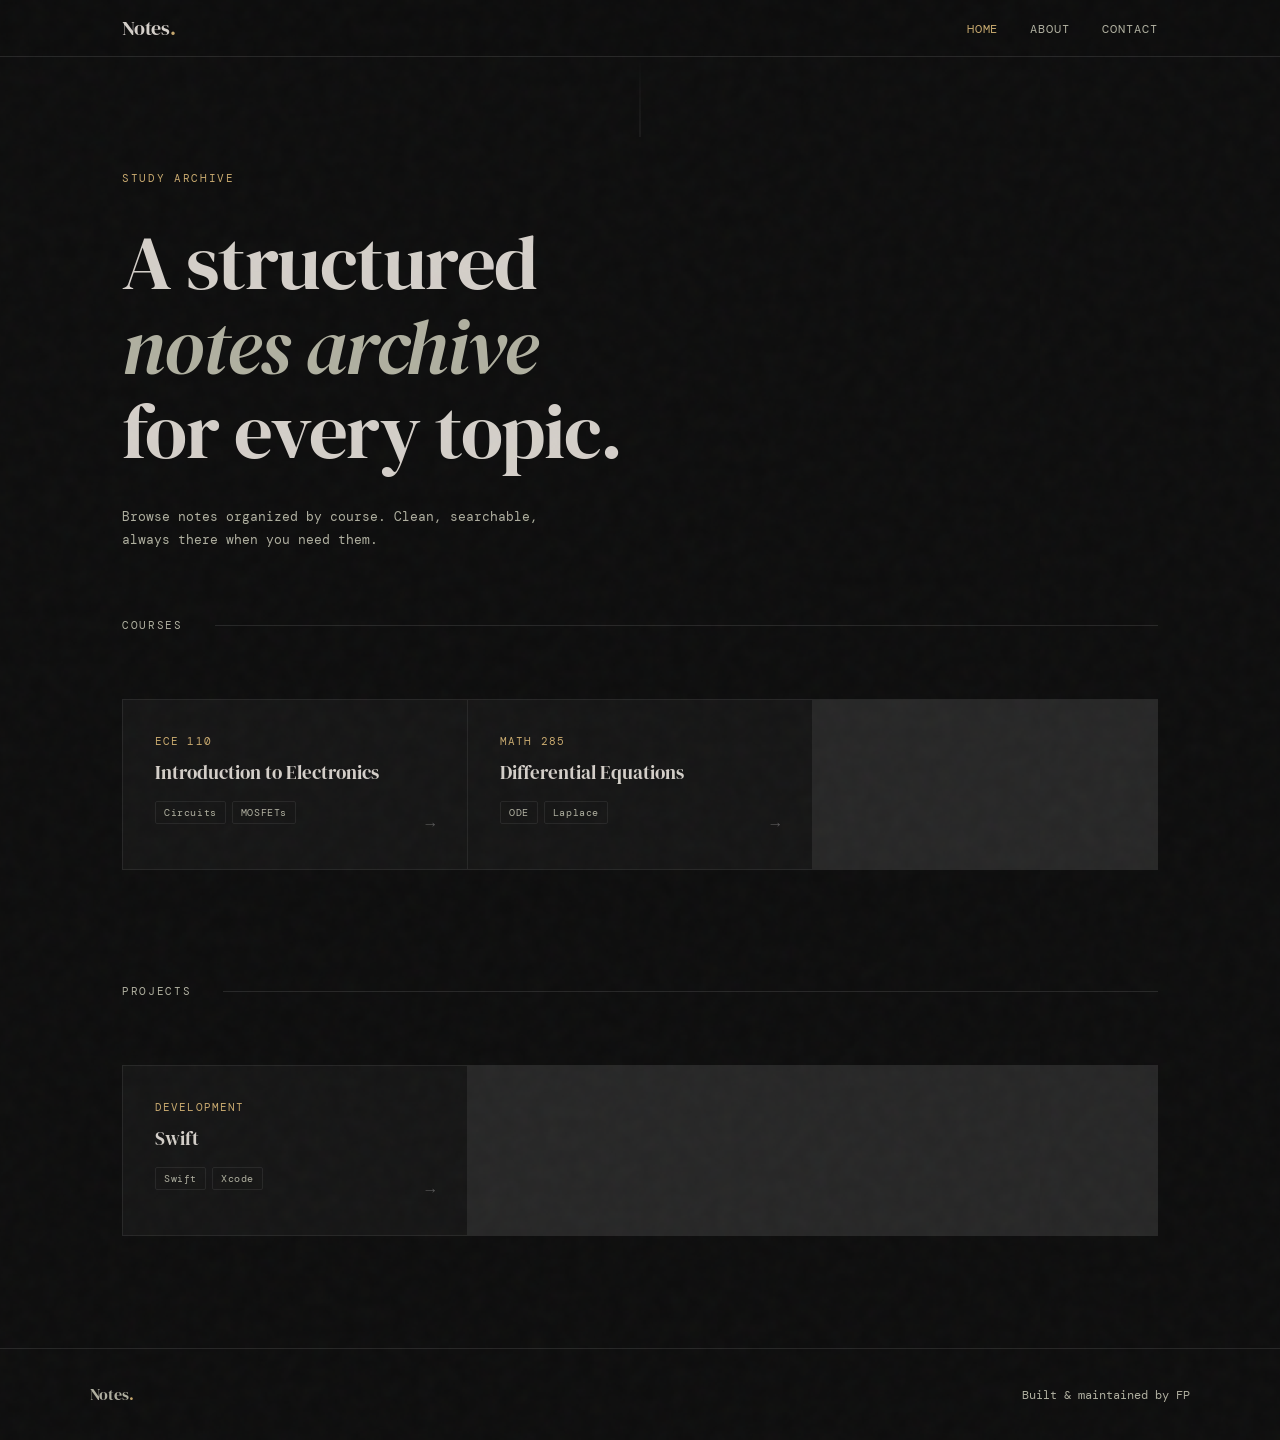
<file: index.html>
<!DOCTYPE html>
<html lang="en">
<head>
  <meta charset="UTF-8" />
  <meta name="viewport" content="width=device-width, initial-scale=1.0" />
  <title>Study Notes</title>
  <link rel="stylesheet" href="css/style.css" />
  <link rel="stylesheet" href="css/responsive.css" />
  <link rel="preconnect" href="https://fonts.googleapis.com" />
  <link href="https://fonts.googleapis.com/css2?family=DM+Serif+Display:ital@0;1&family=DM+Mono:wght@300;400;500&display=swap" rel="stylesheet" />
</head>
<body>

  <div class="grain"></div>

  <header class="site-header">
    <nav class="nav">
      <a href="index.html" class="nav-logo">Notes<span class="accent">.</span></a>
      <ul class="nav-links">
        <li><a href="index.html" class="active">Home</a></li>
        <li><a href="about.html">About</a></li>
        <li><a href="contact.html">Contact</a></li>
      </ul>
    </nav>
  </header>

  <main>
    <section class="hero">
      <div class="hero-label">Study Archive</div>
      <h1 class="hero-title">A structured<br /><em>notes archive</em><br />for every topic.</h1>
      <p class="hero-sub">Browse notes organized by course. Clean, searchable, always there when you need them.</p>
    </section>

    <section class="courses" id="courses">
      <div class="section-header">
        <span class="section-label">Courses</span>
        <div class="divider-line"></div>
      </div>

      <div class="course-grid">

        <a href="notes/ece110/index.html" class="course-card">
          <div class="course-code">ECE 110</div>
          <div class="course-name">Introduction to Electronics</div>
          <div class="course-meta">
            <span class="tag">Circuits</span>
            <span class="tag">MOSFETs</span>
          </div>
          <div class="course-arrow">→</div>
        </a>
        

        <a href="notes/math285/index.html" class="course-card">
          <div class="course-code">MATH 285</div>
          <div class="course-name">Differential Equations</div>
          <div class="course-meta">
            <span class="tag">ODE</span>
            <span class="tag">Laplace</span>
          </div>
          <div class="course-arrow">→</div>
        </a>

        <!-- Add more cards here following the same pattern -->

      </div>
    </section>

    <section class="courses" id="projects">
      <div class="section-header">
        <span class="section-label">Projects</span>
        <div class="divider-line"></div>
      </div>

      <div class="course-grid">

        <a href="notes/projects/swift/index.html" class="course-card">
          <div class="course-code">DEVELOPMENT</div>
          <div class="course-name">Swift</div>
          <div class="course-meta">
            <span class="tag">Swift</span>
            <span class="tag">Xcode</span>
          </div>
          <div class="course-arrow">→</div>
        </a>

      </div>
    </section>
  </main>

  <footer class="site-footer">
    <div class="footer-inner">
      <span class="footer-logo">Notes<span class="accent">.</span></span>
      <span class="footer-copy">Built & maintained by FP</span>
    </div>
  </footer>

  <script src="js/script.js"></script>
</body>
</html>
</file>
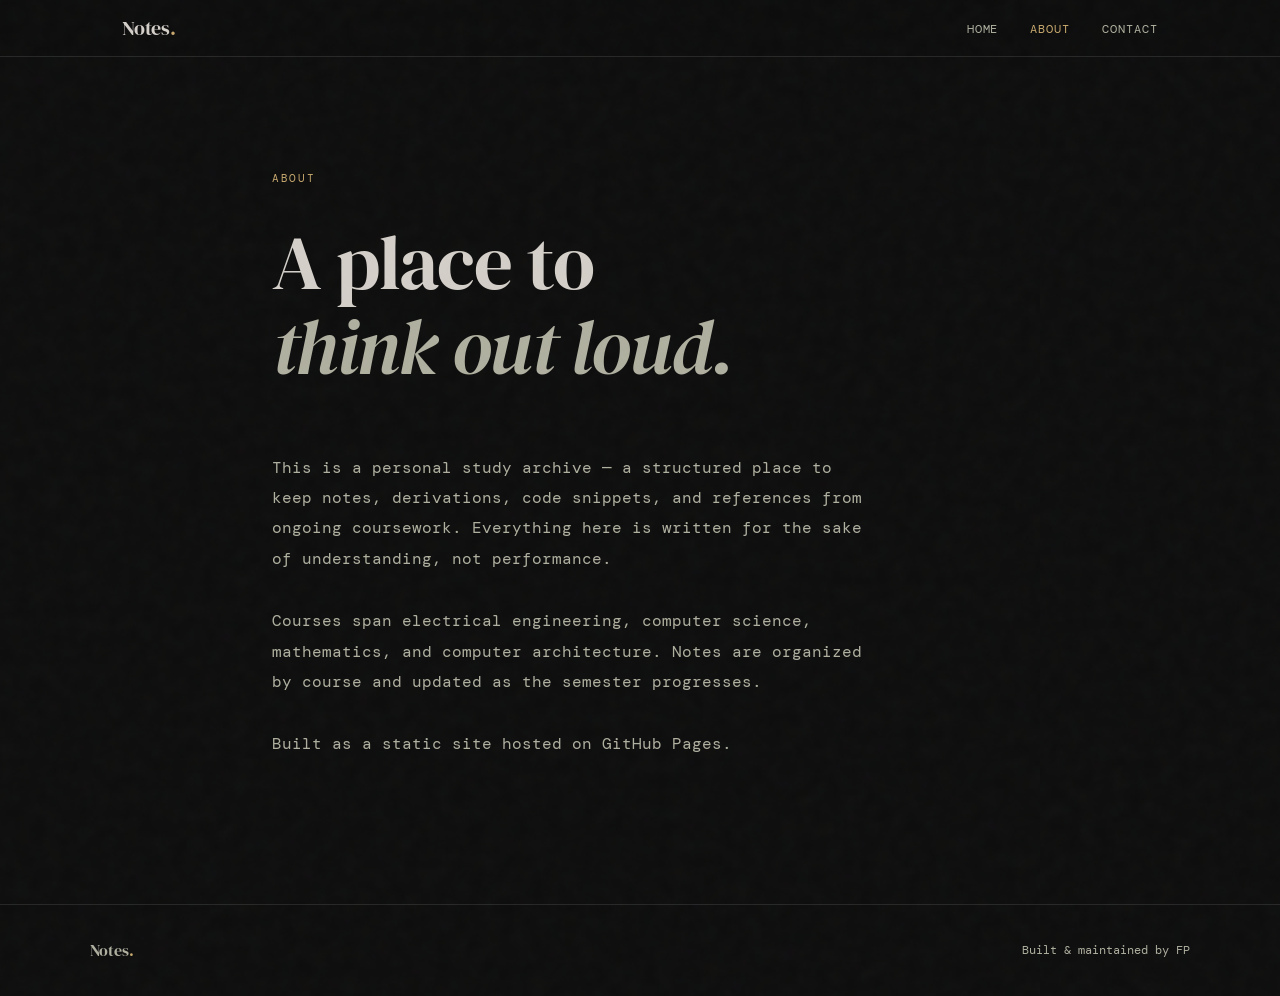
<file: about.html>
<!DOCTYPE html>
<html lang="en">
<head>
  <meta charset="UTF-8" />
  <meta name="viewport" content="width=device-width, initial-scale=1.0" />
  <title>About — Study Notes</title>
  <link rel="stylesheet" href="css/style.css" />
  <link rel="stylesheet" href="css/responsive.css" />
  <link rel="preconnect" href="https://fonts.googleapis.com" />
  <link href="https://fonts.googleapis.com/css2?family=DM+Serif+Display:ital@0;1&family=DM+Mono:wght@300;400;500&display=swap" rel="stylesheet" />
</head>
<body>

  <div class="grain"></div>

  <header class="site-header">
    <nav class="nav">
      <a href="index.html" class="nav-logo">Notes<span class="accent">.</span></a>
      <ul class="nav-links">
        <li><a href="index.html">Home</a></li>
        <li><a href="about.html" class="active">About</a></li>
        <li><a href="contact.html">Contact</a></li>
      </ul>
    </nav>
  </header>

  <main>
    <section class="page-hero">
      <div class="hero-label">About</div>
      <h1 class="hero-title">A place to<br /><em>think out loud.</em></h1>
    </section>

    <div class="page-body">
      <p>
        This is a personal study archive — a structured place to keep notes, derivations, 
        code snippets, and references from ongoing coursework. 
        Everything here is written for the sake of understanding, not performance.
      </p>
      <p>
        Courses span electrical engineering, computer science, mathematics, and computer architecture.
        Notes are organized by course and updated as the semester progresses.
      </p>
      <p>
        Built as a static site hosted on GitHub Pages.
      </p>
    </div>
  </main>

  <footer class="site-footer">
    <div class="footer-inner">
      <span class="footer-logo">Notes<span class="accent">.</span></span>
      <span class="footer-copy">Built & maintained by FP</span>
    </div>
  </footer>

  <script src="js/script.js"></script>
</body>
</html>
</file>
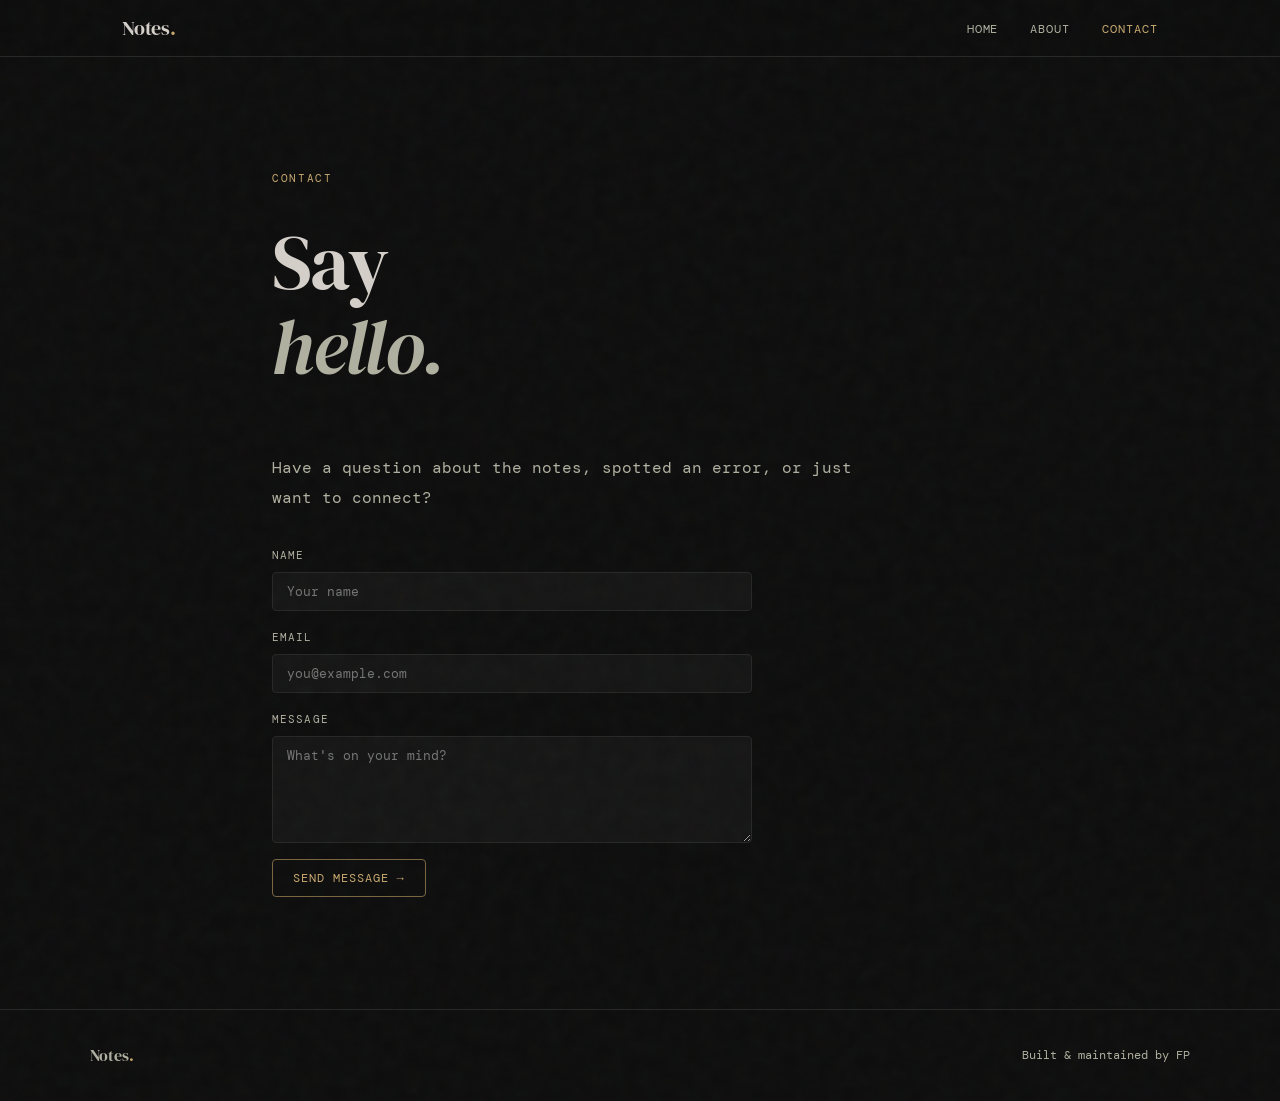
<file: contact.html>
<!DOCTYPE html>
<html lang="en">
<head>
  <meta charset="UTF-8" />
  <meta name="viewport" content="width=device-width, initial-scale=1.0" />
  <title>Contact — Study Notes</title>
  <link rel="stylesheet" href="css/style.css" />
  <link rel="stylesheet" href="css/responsive.css" />
  <link rel="preconnect" href="https://fonts.googleapis.com" />
  <link href="https://fonts.googleapis.com/css2?family=DM+Serif+Display:ital@0;1&family=DM+Mono:wght@300;400;500&display=swap" rel="stylesheet" />
</head>
<body>

  <div class="grain"></div>

  <header class="site-header">
    <nav class="nav">
      <a href="index.html" class="nav-logo">Notes<span class="accent">.</span></a>
      <ul class="nav-links">
        <li><a href="index.html">Home</a></li>
        <li><a href="about.html">About</a></li>
        <li><a href="contact.html" class="active">Contact</a></li>
      </ul>
    </nav>
  </header>

  <main>
    <section class="page-hero">
      <div class="hero-label">Contact</div>
      <h1 class="hero-title">Say<br /><em>hello.</em></h1>
    </section>

    <div class="page-body">
      <p>Have a question about the notes, spotted an error, or just want to connect?</p>

      <!-- 
        For a static site, you can use a form service like Formspree.
        Replace the action URL with your own Formspree endpoint:
        <form action="https://formspree.io/f/YOUR_ID" method="POST">
      -->
      <form class="contact-form" action="https://formspree.io/f/YOUR_FORM_ID" method="POST">
        <div class="form-group">
          <label for="name">Name</label>
          <input type="text" id="name" name="name" placeholder="Your name" required />
        </div>
        <div class="form-group">
          <label for="email">Email</label>
          <input type="email" id="email" name="email" placeholder="you@example.com" required />
        </div>
        <div class="form-group">
          <label for="message">Message</label>
          <textarea id="message" name="message" rows="5" placeholder="What's on your mind?" required></textarea>
        </div>
        <button type="submit" class="btn">Send message →</button>
      </form>
    </div>
  </main>

  <footer class="site-footer">
    <div class="footer-inner">
      <span class="footer-logo">Notes<span class="accent">.</span></span>
      <span class="footer-copy">Built & maintained by FP</span>
    </div>
  </footer>

  <script src="js/script.js"></script>
</body>
</html>
</file>
<file: css/style.css>
/* ─────────────────────────────────────────
   TOKENS & RESET
───────────────────────────────────────── */
:root {
  --bg:        #0e0e0e;
  --surface:   #161616;
  --border:    #272727;
  --muted:     #555555;
  --text:      #d4cfc9;
  --text-dim:  #b0b0a0;
  --accent:    #c8a96e;       /* warm gold – single accent */
  --accent-dim:#7a6540;

  --ff-display: 'DM Serif Display', Georgia, serif;
  --ff-mono:    'DM Mono', 'Courier New', monospace;

  --space-xs:  0.5rem;
  --space-sm:  1rem;
  --space-md:  2rem;
  --space-lg:  4rem;
  --space-xl:  7rem;

  --radius:    4px;
  --transition: 220ms cubic-bezier(0.25, 0.46, 0.45, 0.94);
}

*, *::before, *::after { box-sizing: border-box; margin: 0; padding: 0; }

html { scroll-behavior: smooth; }

body {
  background-color: var(--bg);
  color: var(--text);
  font-family: var(--ff-mono);
  font-size: 16px;
  line-height: 1.7;
  min-height: 100vh;
  overflow-x: hidden;
}

a { color: inherit; text-decoration: none; }
ul { list-style: none; }

/* ─────────────────────────────────────────
   GRAIN OVERLAY
───────────────────────────────────────── */
.grain {
  pointer-events: none;
  position: fixed;
  inset: -200%;
  width: 400%;
  height: 400%;
  background-image: url("data:image/svg+xml,%3Csvg viewBox='0 0 256 256' xmlns='http://www.w3.org/2000/svg'%3E%3Cfilter id='noise'%3E%3CfeTurbulence type='fractalNoise' baseFrequency='0.9' numOctaves='4' stitchTiles='stitch'/%3E%3C/filter%3E%3Crect width='100%25' height='100%25' filter='url(%23noise)' opacity='1'/%3E%3C/svg%3E");
  opacity: 0.028;
  z-index: 999;
}

/* ─────────────────────────────────────────
   HEADER & NAV
───────────────────────────────────────── */
.site-header {
  position: sticky;
  top: 0;
  z-index: 100;
  border-bottom: 1px solid var(--border);
  background: rgba(14,14,14,0.88);
  backdrop-filter: blur(12px);
  -webkit-backdrop-filter: blur(12px);
}

.nav {
  max-width: 1100px;
  margin: 0 auto;
  padding: 0 var(--space-md);
  height: 56px;
  display: flex;
  align-items: center;
  justify-content: space-between;
}

.nav-logo {
  font-family: var(--ff-display);
  font-size: 1.25rem;
  letter-spacing: -0.01em;
  color: var(--text);
  transition: opacity var(--transition);
}
.nav-logo:hover { opacity: 0.7; }

.nav-links {
  display: flex;
  gap: var(--space-md);
}
.nav-links a {
  font-size: 12px;
  letter-spacing: 0.08em;
  text-transform: uppercase;
  color: var(--text-dim);
  transition: color var(--transition);
}
.nav-links a:hover,
.nav-links a.active { color: var(--text); }
.nav-links a.active { color: var(--accent); }

.accent { color: var(--accent); }

/* ─────────────────────────────────────────
   HERO
───────────────────────────────────────── */
.hero {
  max-width: 1100px;
  margin: 0 auto;
  padding: var(--space-xl) var(--space-md) var(--space-lg);
  position: relative;
}

.hero::before {
  content: '';
  position: absolute;
  top: 0; left: 50%;
  transform: translateX(-50%);
  width: 1px;
  height: 80px;
  background: linear-gradient(to bottom, transparent, var(--border));
}

.hero-label {
  font-size: 11px;
  letter-spacing: 0.15em;
  text-transform: uppercase;
  color: var(--accent);
  margin-bottom: var(--space-md);
  animation: fadeUp 0.6s ease both;
}

.hero-title {
  font-family: var(--ff-display);
  font-size: clamp(2.6rem, 6vw, 4.8rem);
  font-weight: 400;
  line-height: 1.1;
  letter-spacing: -0.02em;
  color: var(--text);
  max-width: 700px;
  animation: fadeUp 0.6s 0.1s ease both;
}

.hero-title em {
  font-style: italic;
  color: var(--text-dim);
}

.hero-sub {
  margin-top: var(--space-md);
  color: var(--text-dim);
  max-width: 420px;
  font-size: 13px;
  line-height: 1.8;
  animation: fadeUp 0.6s 0.2s ease both;
}

/* ─────────────────────────────────────────
   COURSES SECTION
───────────────────────────────────────── */
.courses {
  max-width: 1100px;
  margin: 0 auto;
  padding: 0 var(--space-md) var(--space-xl);
}

.section-header {
  display: flex;
  align-items: center;
  gap: var(--space-md);
  margin-bottom: var(--space-lg);
}

.section-label {
  font-size: 11px;
  letter-spacing: 0.15em;
  text-transform: uppercase;
  color: var(--text-dim);
  white-space: nowrap;
}

.divider-line {
  flex: 1;
  height: 1px;
  background: var(--border);
}

.course-grid {
  display: grid;
  grid-template-columns: repeat(auto-fill, minmax(260px, 1fr));
  gap: 1px;
  background: var(--border);
  border: 1px solid var(--border);
}

.course-card {
  background: var(--surface);
  padding: var(--space-md) var(--space-md) calc(var(--space-md) * 1.4);
  display: flex;
  flex-direction: column;
  gap: var(--space-xs);
  position: relative;
  transition: background var(--transition);
  cursor: pointer;
  overflow: hidden;
}

.course-card::after {
  content: '';
  position: absolute;
  bottom: 0; left: 0;
  width: 100%; height: 2px;
  background: var(--accent);
  transform: scaleX(0);
  transform-origin: left;
  transition: transform var(--transition);
}

.course-card:hover { background: #1c1c1c; }
.course-card:hover::after { transform: scaleX(1); }

.course-code {
  font-size: 11px;
  letter-spacing: 0.1em;
  color: var(--accent);
  text-transform: uppercase;
}

.course-name {
  font-family: var(--ff-display);
  font-size: 1.2rem;
  font-weight: 400;
  line-height: 1.3;
  color: var(--text);
  margin-top: 2px;
}

.course-meta {
  display: flex;
  flex-wrap: wrap;
  gap: 6px;
  margin-top: var(--space-xs);
}

.tag {
  font-size: 10px;
  letter-spacing: 0.06em;
  color: var(--text-dim);
  border: 1px solid var(--border);
  padding: 2px 8px;
  border-radius: 2px;
}

.course-arrow {
  position: absolute;
  bottom: var(--space-md);
  right: var(--space-md);
  font-size: 1rem;
  color: var(--muted);
  transition: color var(--transition), transform var(--transition);
}
.course-card:hover .course-arrow {
  color: var(--accent);
  transform: translateX(4px);
}

/* ─────────────────────────────────────────
   NOTES PAGE LAYOUT  (notes/index.html)
───────────────────────────────────────── */
.notes-hero {
  max-width: 1100px;
  margin: 0 auto;
  padding: var(--space-lg) var(--space-md) var(--space-md);
  border-bottom: 1px solid var(--border);
}

.back-link {
  font-size: 11px;
  letter-spacing: 0.1em;
  text-transform: uppercase;
  color: var(--text-dim);
  display: inline-flex;
  align-items: center;
  gap: 6px;
  margin-bottom: var(--space-md);
  transition: color var(--transition);
}
.back-link:hover { color: var(--accent); }

.notes-layout {
  max-width: 1100px;
  margin: 0 auto;
  padding: var(--space-lg) var(--space-md);
  display: grid;
  grid-template-columns: 220px 1fr;
  gap: var(--space-lg);
  align-items: start;
}

.notes-sidebar {
  position: sticky;
  top: 72px;
}

.sidebar-title {
  font-size: 11px;
  letter-spacing: 0.12em;
  text-transform: uppercase;
  color: var(--text-dim);
  margin-bottom: var(--space-sm);
}

.sidebar-nav {
  display: flex;
  flex-direction: column;
  gap: 2px;
}

.sidebar-nav a {
  font-size: 13px;
  color: var(--text-dim);
  padding: 6px 10px;
  border-left: 2px solid transparent;
  transition: color var(--transition), border-color var(--transition);
}
.sidebar-nav a:hover { color: var(--text); border-color: var(--border); }
.sidebar-nav a.active { color: var(--accent); border-color: var(--accent); }

.sidebar-nav a.h2-link {
  font-size: 12px;
  padding-left: 20px;
  color: var(--muted);
  border-left: none;
}
.sidebar-nav a.h2-link:hover { color: var(--text-dim); }
.sidebar-nav a.h2-link.active { color: var(--accent); }

.notes-content h1 {
  font-family: var(--ff-display);
  font-size: 2.2rem;
  font-weight: 400;
  line-height: 1.2;
  margin-bottom: var(--space-md);
}

.notes-content h2 {
  font-family: 'DM Serif Display', Georgia, serif;
  font-size: clamp(1.3rem, 3vw, 1.8rem);
  font-weight: 400;
  color: var(--text);
  margin: 1.75rem 0 0.7rem;
  padding-bottom: 0.2rem;
  border-bottom: 1px solid var(--border);
  scroll-margin-top: 100px; /* Add scroll margin for sticky header */
}

.notes-content h3 {
  font-size: 12px;
  letter-spacing: 0.1em;
  text-transform: uppercase;
  color: var(--accent);
  margin: var(--space-md) 0 var(--space-xs);
}

.notes-content p {
  color: var(--text-dim);
  margin-bottom: var(--space-sm);
  max-width: 70ch;
  line-height: 2.0;
}

.notes-content blockquote {
  border-left: 3px solid var(--accent);
  padding: 0.8rem 1rem;
  margin: var(--space-md) 0;
  color: var(--text-dim);
  background: rgba(255, 255, 255, 0.04);
  font-style: italic;
}

.notes-content blockquote p {
  margin: 0;
}

.notes-content table,
.md-section table {
  width: 100%;
  border-collapse: collapse;
  margin: var(--space-md) 0;
  overflow: auto;
}

.notes-content th,
.notes-content td,
.md-section th,
.md-section td {
  border: 1px solid var(--border);
  padding: 0.6rem 0.8rem;
  text-align: left;
  color: var(--text-dim);
}

.notes-content th,
.md-section th {
  background: rgba(255, 255, 255, 0.06);
  color: var(--text);
}

.notes-content code {
  background: #1e1e1e;
  border: 1px solid var(--border);
  padding: 2px 6px;
  border-radius: 3px;
  font-size: 12px;
  color: var(--accent);
}

.notes-content pre {
  background: #141414;
  border: 1px solid var(--border);
  padding: var(--space-md);
  border-radius: var(--radius);
  overflow-x: auto;
  margin: var(--space-sm) 0 var(--space-md);
}

.notes-content pre code {
  background: none;
  border: none;
  padding: 0;
  color: var(--text);
}

.notes-content ul {
  list-style: none;
  padding: 0;
  margin-bottom: var(--space-sm);
}

.notes-content ol {
  list-style: none;
  counter-reset: markdown-ol;
  padding-left: 1.2rem;
  margin-bottom: var(--space-sm);
}

.notes-content ul li,
.notes-content ol li {
  position: relative;
  padding-left: 1.4rem;
  color: var(--text-dim);
  margin-bottom: 4px;
}

.notes-content ul li::before {
  content: '—';
  position: absolute;
  left: 0;
  color: var(--muted);
}

.notes-content ol li::before {
  counter-increment: markdown-ol;
  content: counter(markdown-ol) '.';
  position: absolute;
  left: 0;
  color: var(--muted);
}

/* Markdown rendered content */
.md-section {
  margin-bottom: var(--space-lg);
  font-family: Georgia, 'Times New Roman', serif;
  color: var(--text);
  scroll-margin-top: 100px; /* Add scroll margin for sticky header */
}
.md-section ol {
  counter-reset: markdown-ol;
  padding-left: 1.2rem;
}
.md-section ul li,
.md-section ol li {
  position: relative;
  padding-left: 1.4rem;
  color: var(--text-dim);
  margin-bottom: 4px;
}
.md-section ul li::before {
  content: '—';
  position: absolute;
  left: 0;
  color: var(--muted);
}
.md-section ol li::before {
  counter-increment: markdown-ol;
  content: counter(markdown-ol) '.';
  position: absolute;
  left: 0;
  color: var(--muted);
}
.md-section pre { background: #141414; border: 1px solid var(--border); padding: var(--space-md); border-radius: var(--radius); overflow-x: auto; margin: var(--space-sm) 0; }
.md-section code { background: #1e1e1e; border: 1px solid var(--border); padding: 2px 6px; border-radius: 3px; font-size: 12px; color: var(--accent); }
.md-section pre code { background: none; border: none; padding: 0; color: var(--text); }

/* ─────────────────────────────────────────
   ABOUT & CONTACT PAGES
───────────────────────────────────────── */
.page-hero {
  max-width: 800px;
  margin: 0 auto;
  padding: var(--space-xl) var(--space-md) var(--space-lg);
}

.page-body {
  max-width: 800px;
  margin: 0 auto;
  padding: 0 var(--space-md) var(--space-xl);
  color: var(--text-dim);
  line-height: 1.9;
}

.page-body p { margin-bottom: var(--space-md); max-width: 60ch; }
.page-body a { color: var(--accent); border-bottom: 1px solid var(--accent-dim); transition: border-color var(--transition); }
.page-body a:hover { border-color: var(--accent); }

/* contact form */
.contact-form {
  display: flex;
  flex-direction: column;
  gap: var(--space-sm);
  margin-top: var(--space-md);
  max-width: 480px;
}

.form-group {
  display: flex;
  flex-direction: column;
  gap: 6px;
}

.form-group label {
  font-size: 11px;
  letter-spacing: 0.1em;
  text-transform: uppercase;
  color: var(--text-dim);
}

.form-group input,
.form-group textarea {
  background: var(--surface);
  border: 1px solid var(--border);
  color: var(--text);
  font-family: var(--ff-mono);
  font-size: 13px;
  padding: 10px 14px;
  border-radius: var(--radius);
  outline: none;
  transition: border-color var(--transition);
  resize: vertical;
}
.form-group input:focus,
.form-group textarea:focus { border-color: var(--accent-dim); }

.btn {
  display: inline-flex;
  align-items: center;
  gap: 8px;
  background: transparent;
  border: 1px solid var(--accent-dim);
  color: var(--accent);
  font-family: var(--ff-mono);
  font-size: 12px;
  letter-spacing: 0.08em;
  text-transform: uppercase;
  padding: 10px 20px;
  cursor: pointer;
  border-radius: var(--radius);
  transition: background var(--transition), border-color var(--transition);
  align-self: flex-start;
}
.btn:hover { background: rgba(200,169,110,0.06); border-color: var(--accent); }

/* ─────────────────────────────────────────
   FOOTER
───────────────────────────────────────── */
.site-footer {
  border-top: 1px solid var(--border);
  padding: var(--space-md);
}

.footer-inner {
  max-width: 1100px;
  margin: 0 auto;
  display: flex;
  justify-content: space-between;
  align-items: center;
  font-size: 12px;
  color: var(--text-dim);
}

.footer-logo {
  font-family: var(--ff-display);
  font-size: 1rem;
}

/* ─────────────────────────────────────────
   ANIMATIONS
───────────────────────────────────────── */
@keyframes fadeUp {
  from { opacity: 0; transform: translateY(16px); }
  to   { opacity: 1; transform: translateY(0); }
}
</file>
<file: css/responsive.css>
/* ─────────────────────────────────────────
   RESPONSIVE — mobile-first breakpoints
───────────────────────────────────────── */

/* Tablet — ≤ 768px */
@media (max-width: 768px) {
  .hero {
    padding-top: 4rem;
  }

  .hero-title {
    font-size: clamp(2rem, 8vw, 3rem);
  }

  .course-grid {
    grid-template-columns: 1fr;
  }

  /* Notes layout: collapse sidebar above content */
  .notes-layout {
    grid-template-columns: 1fr;
    gap: 2rem;
  }

  .notes-sidebar {
    position: static;
    border-bottom: 1px solid var(--border);
    padding-bottom: 1.5rem;
  }

  .sidebar-nav {
    flex-direction: row;
    flex-wrap: wrap;
    gap: 6px;
  }

  .sidebar-nav a {
    border-left: none;
    border-bottom: 2px solid transparent;
    padding: 4px 8px;
  }

  .sidebar-nav a.active {
    border-left: none;
    border-bottom-color: var(--accent);
  }
}

/* Mobile — ≤ 480px */
@media (max-width: 480px) {
  :root {
    --space-md: 1.25rem;
    --space-lg: 2.5rem;
    --space-xl: 4rem;
  }

  .nav {
    padding: 0 1rem;
  }

  .nav-links {
    gap: 1rem;
  }

  .footer-inner {
    flex-direction: column;
    gap: 0.5rem;
    text-align: center;
  }

  .course-card {
    padding: 1.25rem;
  }
}
</file>
